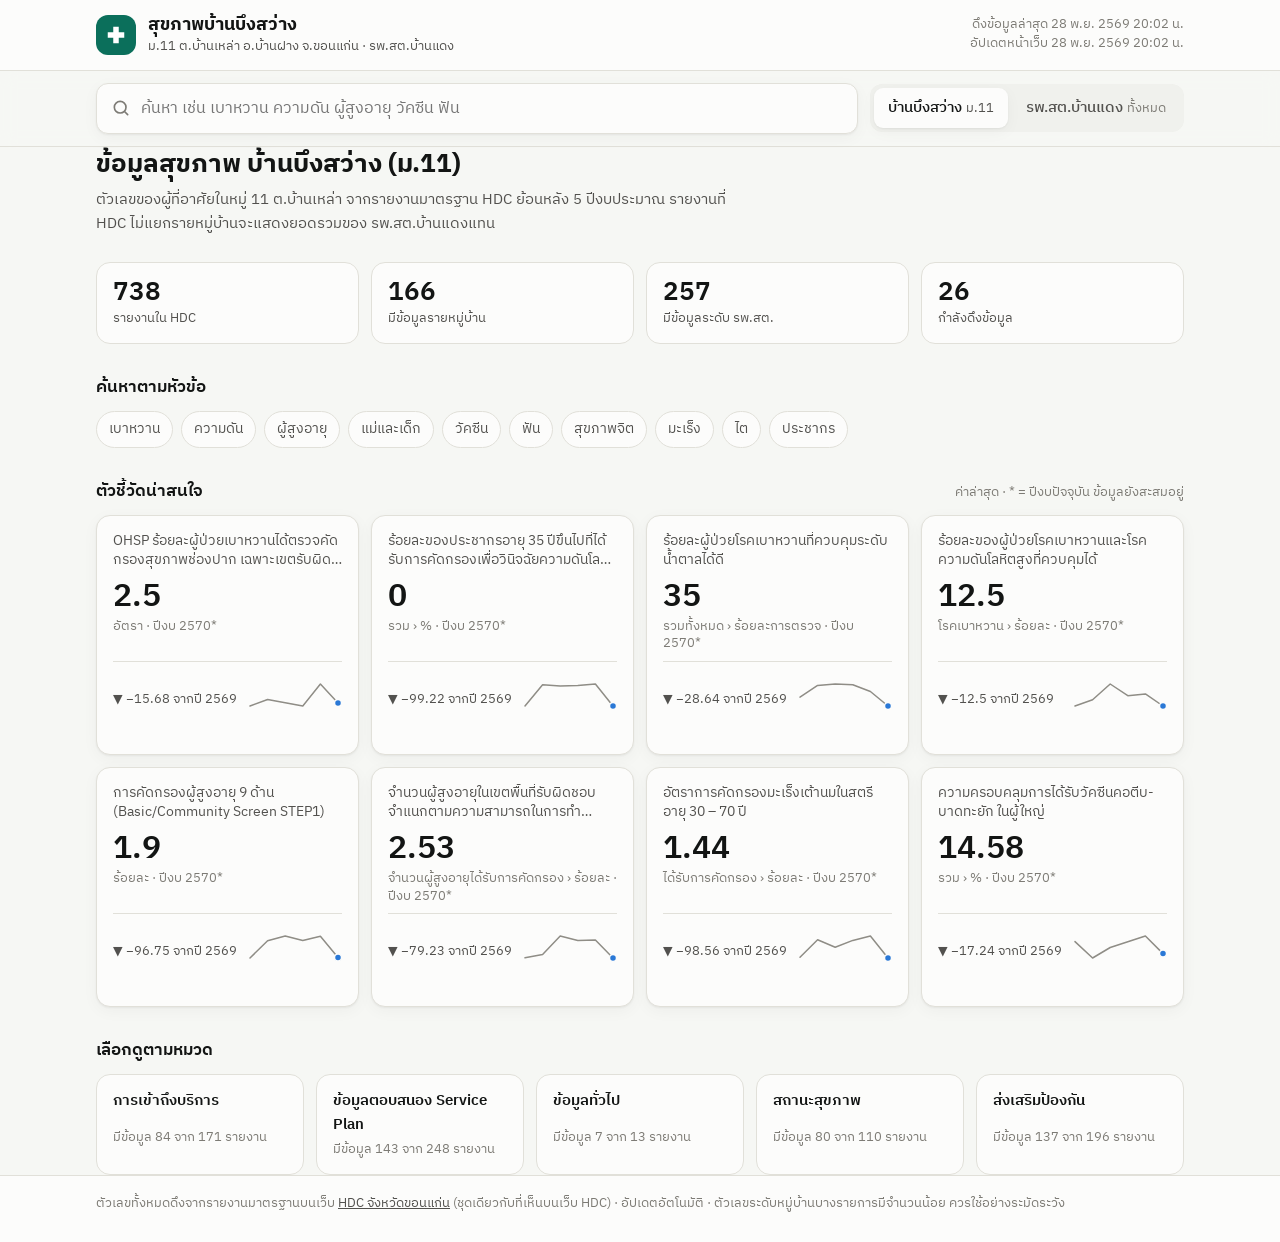
<file: index.html>
<!doctype html>
<html lang="th">
<head>
<meta charset="utf-8">
<meta name="viewport" content="width=device-width, initial-scale=1">
<meta name="robots" content="noindex, nofollow">
<title>สุขภาพบ้านบึงสว่าง</title>
<meta name="description" content="ค้นหาข้อมูลสุขภาพจาก HDC ของบ้านบึงสว่าง หมู่ 11 ต.บ้านเหล่า อ.บ้านฝาง จ.ขอนแก่น และ รพ.สต.บ้านแดง">
<link rel="preconnect" href="https://fonts.googleapis.com">
<link rel="preconnect" href="https://fonts.gstatic.com" crossorigin>
<link href="https://fonts.googleapis.com/css2?family=IBM+Plex+Sans+Thai:wght@400;500;600;700&display=swap" rel="stylesheet">
<link rel="stylesheet" href="style.css">
</head>
<body>
<header class="top">
  <div class="wrap top-inner">
    <a class="brand" href="#">
      <span class="brand-mark" aria-hidden="true">
        <svg viewBox="0 0 24 24" width="22" height="22"><path d="M9 3h6v6h6v6h-6v6H9v-6H3V9h6z" fill="currentColor"/></svg>
      </span>
      <span>
        <span class="brand-name">สุขภาพบ้านบึงสว่าง</span>
        <span class="brand-sub">ม.11 ต.บ้านเหล่า อ.บ้านฝาง จ.ขอนแก่น · รพ.สต.บ้านแดง</span>
      </span>
    </a>
    <div class="top-meta" id="freshness"></div>
  </div>
</header>

<section class="searchbar">
  <div class="wrap searchbar-inner">
    <label class="search" for="q">
      <svg viewBox="0 0 24 24" width="20" height="20" aria-hidden="true"><circle cx="11" cy="11" r="7" fill="none" stroke="currentColor" stroke-width="2"/><path d="m20 20-3.5-3.5" stroke="currentColor" stroke-width="2" stroke-linecap="round"/></svg>
      <input id="q" type="search" autocomplete="off" placeholder="ค้นหา เช่น เบาหวาน ความดัน ผู้สูงอายุ วัคซีน ฟัน" aria-label="ค้นหารายงาน">
    </label>
    <div class="seg" role="radiogroup" aria-label="พื้นที่">
      <button type="button" role="radio" data-area="v">บ้านบึงสว่าง <small>ม.11</small></button>
      <button type="button" role="radio" data-area="f">รพ.สต.บ้านแดง <small>ทั้งหมด</small></button>
    </div>
  </div>
</section>

<main class="wrap" id="app" tabindex="-1"></main>

<footer class="foot">
  <div class="wrap">
    ตัวเลขทั้งหมดดึงจากรายงานมาตรฐานบนเว็บ <a href="https://hdc.moph.go.th/kkn/public/main" target="_blank" rel="noopener">HDC จังหวัดขอนแก่น</a>
    (ชุดเดียวกับที่เห็นบนเว็บ HDC) · อัปเดตอัตโนมัติ · ตัวเลขระดับหมู่บ้านบางรายการมีจำนวนน้อย ควรใช้อย่างระมัดระวัง
  </div>
</footer>

<div class="tooltip" id="tip" role="status" hidden></div>
<script src="data.js"></script>
<script src="app.js"></script>
</body>
</html>
</file>
<file: style.css>
:root {
  color-scheme: light;
  --page: #f6f7f4;
  --surface: #fcfcfb;
  --surface-2: #f0f1ed;
  --ink: #131514;
  --ink-2: #52514e;
  --muted: #7d7b75;
  --line: #e1e0d9;
  --axis: #c3c2b7;
  --accent: #0b6f5b;
  --accent-ink: #ffffff;
  --accent-soft: #e2f1ec;
  --series-1: #2a78d6;
  --bench-1: #52514e;
  --bench-2: #8f8d86;
  --bench-3: #c3c2b7;
  --warn-soft: #fdf3dc;
  --warn-ink: #7a5300;
  --ring: rgba(11, 111, 91, .35);
  --shadow: 0 1px 2px rgba(20, 20, 18, .05), 0 4px 16px rgba(20, 20, 18, .04);
  --radius: 14px;
  --font: "IBM Plex Sans Thai", system-ui, -apple-system, "Sukhumvit Set", "Thonburi", "Segoe UI", sans-serif;
}
@media (prefers-color-scheme: dark) {
  :root:not([data-theme="light"]) {
    color-scheme: dark;
    --page: #0f0f0e;
    --surface: #1a1a19;
    --surface-2: #232321;
    --ink: #f4f4f1;
    --ink-2: #c3c2b7;
    --muted: #92908a;
    --line: #2c2c2a;
    --axis: #3d3d3a;
    --accent: #3fbf9c;
    --accent-ink: #06231c;
    --accent-soft: #15302a;
    --series-1: #3987e5;
    --bench-1: #c3c2b7;
    --bench-2: #898781;
    --bench-3: #57564f;
    --warn-soft: #33290f;
    --warn-ink: #f2c865;
    --ring: rgba(63, 191, 156, .45);
    --shadow: none;
  }
}
:root[data-theme="dark"] {
  color-scheme: dark;
  --page: #0f0f0e; --surface: #1a1a19; --surface-2: #232321; --ink: #f4f4f1; --ink-2: #c3c2b7;
  --muted: #92908a; --line: #2c2c2a; --axis: #3d3d3a; --accent: #3fbf9c; --accent-ink: #06231c;
  --accent-soft: #15302a; --series-1: #3987e5; --bench-1: #c3c2b7; --bench-2: #898781; --bench-3: #57564f;
  --warn-soft: #33290f; --warn-ink: #f2c865; --ring: rgba(63, 191, 156, .45); --shadow: none;
}

* { box-sizing: border-box; }
html { -webkit-text-size-adjust: 100%; }
body {
  margin: 0; background: var(--page); color: var(--ink);
  font: 15px/1.6 var(--font);
}
a { color: inherit; }
button, input, select { font: inherit; color: inherit; }
:focus-visible { outline: 3px solid var(--ring); outline-offset: 2px; border-radius: 6px; }
.wrap { max-width: 1120px; margin: 0 auto; padding: 0 16px; }
.num { font-variant-numeric: tabular-nums; }

/* ---------- header ---------- */
.top { background: var(--surface); border-bottom: 1px solid var(--line); }
.top-inner { display: flex; align-items: center; justify-content: space-between; gap: 16px; padding-top: 14px; padding-bottom: 14px; }
.brand { display: flex; align-items: center; gap: 12px; text-decoration: none; min-width: 0; }
.brand-mark { width: 40px; height: 40px; border-radius: 12px; display: grid; place-items: center; background: var(--accent); color: var(--accent-ink); flex: none; }
.brand-name { display: block; font-weight: 700; font-size: 18px; line-height: 1.3; }
.brand-sub { display: block; color: var(--ink-2); font-size: 13px; line-height: 1.4; }
.top-meta { color: var(--muted); font-size: 12.5px; text-align: right; line-height: 1.5; flex: none; }
@media (max-width: 640px) { .top-meta { display: none; } }

/* ---------- search bar ---------- */
.searchbar { position: sticky; top: 0; z-index: 20; background: color-mix(in srgb, var(--page) 88%, transparent); backdrop-filter: blur(8px); border-bottom: 1px solid var(--line); }
.searchbar-inner { display: flex; gap: 12px; align-items: center; padding-top: 12px; padding-bottom: 12px; flex-wrap: wrap; }
.search { flex: 1 1 300px; min-width: 0; display: flex; align-items: center; gap: 10px; background: var(--surface); border: 1px solid var(--line); border-radius: 12px; padding: 0 14px; color: var(--muted); box-shadow: var(--shadow); }
.search:focus-within { border-color: var(--accent); box-shadow: 0 0 0 3px var(--ring); }
.search input { flex: 1; min-width: 0; border: 0; background: transparent; outline: 0; padding: 12px 0; font-size: 16px; color: var(--ink); }
.seg { display: inline-flex; background: var(--surface-2); border-radius: 12px; padding: 4px; gap: 4px; flex: none; }
.seg button { border: 0; background: transparent; padding: 8px 14px; border-radius: 9px; cursor: pointer; color: var(--ink-2); font-weight: 500; white-space: nowrap; }
.seg button small { color: var(--muted); font-weight: 400; }
.seg button[aria-checked="true"] { background: var(--surface); color: var(--ink); box-shadow: var(--shadow); }
.seg button[aria-checked="true"] small { color: var(--ink-2); }
@media (max-width: 640px) { .seg { width: 100%; } .seg button { flex: 1; padding: 8px 6px; } }

main { padding-top: 28px; overflow-wrap: anywhere; padding-bottom: 48px; outline: none; }
h1, h2, h3 { line-height: 1.35; margin: 0; }
h2.section { font-size: 17px; font-weight: 600; margin: 32px 0 12px; display: flex; align-items: baseline; justify-content: space-between; gap: 12px; }
h2.section small { color: var(--muted); font-weight: 400; font-size: 13px; }

/* ---------- chips ---------- */
.chips { display: flex; flex-wrap: wrap; gap: 8px; }
.chip { border: 1px solid var(--line); background: var(--surface); padding: 6px 12px; border-radius: 999px; cursor: pointer; font-size: 14px; color: var(--ink-2); text-decoration: none; }
.chip:hover { border-color: var(--axis); color: var(--ink); }
.chip[aria-pressed="true"] { background: var(--accent); border-color: var(--accent); color: var(--accent-ink); }
.chip .count { color: var(--muted); margin-left: 4px; }
.chip[aria-pressed="true"] .count { color: inherit; opacity: .8; }

/* ---------- home ---------- */
.hello { display: grid; gap: 6px; }
.hello h1 { font-size: 26px; font-weight: 700; }
.hello p { margin: 0; color: var(--ink-2); max-width: 70ch; }
.summary { display: grid; grid-template-columns: repeat(4, 1fr); gap: 12px; margin-top: 20px; }
.summary .cell { background: var(--surface); border: 1px solid var(--line); border-radius: var(--radius); padding: 14px 16px; }
.summary .v { font-size: 26px; font-weight: 600; line-height: 1.2; }
.summary .k { color: var(--ink-2); font-size: 13px; }
@media (max-width: 760px) { .summary { grid-template-columns: repeat(2, 1fr); } }

.tiles { display: grid; grid-template-columns: repeat(auto-fill, minmax(240px, 1fr)); gap: 12px; }
.tile { display: grid; grid-template-rows: auto 1fr auto; gap: 8px; background: var(--surface); border: 1px solid var(--line); border-radius: var(--radius); padding: 16px; text-decoration: none; box-shadow: var(--shadow); transition: border-color .15s; min-height: 170px; }
.tile:hover { border-color: var(--accent); }
.tile .t { font-size: 13.5px; color: var(--ink-2); line-height: 1.45; display: -webkit-box; -webkit-line-clamp: 2; -webkit-box-orient: vertical; overflow: hidden; }
.tile .val { font-size: 32px; font-weight: 600; line-height: 1.1; }
.tile .unit { font-size: 12.5px; color: var(--muted); display: block; margin-top: 4px; line-height: 1.4; }
.tile .foot { display: flex; justify-content: space-between; align-items: end; gap: 8px; font-size: 12.5px; color: var(--muted); }
.delta { font-size: 12.5px; color: var(--ink-2); white-space: nowrap; }

.cats { display: grid; grid-template-columns: repeat(auto-fill, minmax(200px, 1fr)); gap: 12px; }
.cat { background: var(--surface); border: 1px solid var(--line); border-radius: var(--radius); padding: 14px 16px; text-decoration: none; display: grid; gap: 2px; }
.cat:hover { border-color: var(--accent); }
.cat b { font-weight: 600; }
.cat span { color: var(--muted); font-size: 13px; }

/* ---------- results ---------- */
.filters { display: flex; flex-wrap: wrap; gap: 8px 16px; align-items: center; justify-content: space-between; margin-bottom: 14px; }
.toggle { display: inline-flex; gap: 8px; align-items: center; color: var(--ink-2); font-size: 14px; cursor: pointer; user-select: none; }
.toggle input { accent-color: var(--accent); width: 16px; height: 16px; }
.count-line { color: var(--ink-2); font-size: 14px; margin: 0 0 10px; }
.list { display: grid; gap: 8px; }
.row { display: grid; grid-template-columns: 1fr auto; gap: 16px; align-items: center; background: var(--surface); border: 1px solid var(--line); border-radius: 12px; padding: 12px 16px; text-decoration: none; }
.row:hover { border-color: var(--accent); }
.row .t { font-weight: 500; line-height: 1.45; }
.row .path { color: var(--muted); font-size: 12.5px; margin-top: 2px; }
.row > * { min-width: 0; }
.row .right { display: flex; align-items: center; gap: 14px; text-align: right; }
.row .latest { font-size: 18px; font-weight: 600; line-height: 1.2; }
.row .latest small { display: block; font-size: 11.5px; font-weight: 400; color: var(--muted); }
.row.dim { opacity: .62; }
mark { background: var(--accent-soft); color: inherit; border-radius: 3px; padding: 0 1px; }
@media (max-width: 640px) {
  .row { grid-template-columns: 1fr; gap: 8px; }
  .row .right { justify-content: space-between; text-align: left; flex-wrap: wrap; gap: 8px 12px; }
  .row .right svg { display: none; }
}
.badge { display: inline-flex; align-items: center; gap: 5px; font-size: 12px; padding: 2px 9px; border-radius: 999px; border: 1px solid var(--line); color: var(--ink-2); white-space: nowrap; background: var(--surface); }
.badge::before { content: ""; width: 7px; height: 7px; border-radius: 50%; background: var(--bench-3); }
.badge.village { border-color: color-mix(in srgb, var(--accent) 40%, transparent); color: var(--accent); }
.badge.village::before { background: var(--accent); }
.badge.facility::before { background: var(--bench-2); }
.badge.group::before { background: var(--series-1); }
.empty { text-align: center; color: var(--ink-2); padding: 48px 16px; background: var(--surface); border: 1px dashed var(--line); border-radius: var(--radius); }
.more { display: block; margin: 12px auto 0; }

.btn { display: inline-flex; align-items: center; gap: 6px; border: 1px solid var(--line); background: var(--surface); padding: 7px 14px; border-radius: 10px; cursor: pointer; font-size: 14px; text-decoration: none; color: var(--ink); }
.btn:hover { border-color: var(--axis); }
.btn.primary { background: var(--accent); border-color: var(--accent); color: var(--accent-ink); }

/* ---------- detail ---------- */
.back { display: inline-flex; align-items: center; gap: 6px; color: var(--ink-2); text-decoration: none; font-size: 14px; margin-bottom: 14px; }
.back:hover { color: var(--ink); }
.d-head { display: grid; gap: 8px; }
.d-head h1 { font-size: 24px; font-weight: 700; }
.d-head .path { color: var(--muted); font-size: 13px; }
.d-head .meta { display: flex; flex-wrap: wrap; gap: 8px; align-items: center; }
.note { background: var(--warn-soft); color: var(--warn-ink); border-radius: 12px; padding: 10px 14px; font-size: 14px; margin-top: 16px; }
.panel { background: var(--surface); border: 1px solid var(--line); border-radius: var(--radius); padding: 18px; margin-top: 16px; box-shadow: var(--shadow); }
.panel h3 { font-size: 15.5px; font-weight: 600; margin-bottom: 4px; }
.panel .sub { color: var(--muted); font-size: 13px; margin: 0 0 12px; }
.controls { display: flex; flex-wrap: wrap; gap: 12px; align-items: end; margin-top: 20px; }
.field { display: grid; gap: 4px; font-size: 13px; color: var(--ink-2); flex: 1 1 320px; }
.field.narrow { flex: 0 0 auto; }
select { background: var(--surface); border: 1px solid var(--line); border-radius: 10px; padding: 9px 12px; font-size: 15px; width: 100%; }
.stats { display: grid; grid-template-columns: repeat(4, 1fr); gap: 12px; margin-top: 16px; }
.stat { background: var(--surface); border: 1px solid var(--line); border-radius: var(--radius); padding: 14px 16px; }
.stat .k { font-size: 13px; color: var(--ink-2); }
.stat .v { font-size: 28px; font-weight: 600; line-height: 1.2; margin-top: 4px; }
.stat .s { font-size: 12.5px; color: var(--muted); margin-top: 2px; }
.stat.hero .v { font-size: 34px; }
@media (max-width: 760px) { .stats { grid-template-columns: repeat(2, 1fr); } }
.grid2 { display: grid; grid-template-columns: 3fr 2fr; gap: 16px; }
.grid2 > .panel { min-width: 0; }
@media (max-width: 900px) { .grid2 { grid-template-columns: 1fr; } }

.legend { display: flex; flex-wrap: wrap; gap: 6px 16px; font-size: 13px; color: var(--ink-2); margin-bottom: 8px; }
.legend span { display: inline-flex; align-items: center; gap: 6px; }
.legend i { width: 16px; height: 2px; border-radius: 2px; display: inline-block; }
.legend i.dot { width: 8px; height: 8px; border-radius: 50%; }
.chart { position: relative; width: 100%; }
.chart svg { display: block; width: 100%; height: auto; overflow: visible; }
.chart text { fill: var(--muted); font-size: 12px; font-family: var(--font); }
.chart .end-label { fill: var(--ink-2); font-size: 12px; }
.chart:focus-visible { outline: 3px solid var(--ring); }

.bars { display: grid; gap: 6px; }
.bar-row { display: grid; grid-template-columns: minmax(96px, 180px) 1fr; gap: 10px; align-items: center; font-size: 13.5px; border-radius: 8px; padding: 2px 4px; }
.bar-row:hover { background: var(--surface-2); }
.bar-row .lbl { color: var(--ink-2); white-space: nowrap; overflow: hidden; text-overflow: ellipsis; }
.bar-row.me .lbl { color: var(--ink); font-weight: 600; }
.bar-track { display: flex; align-items: center; gap: 8px; min-width: 0; }
.bar { height: 18px; border-radius: 0 4px 4px 0; background: var(--bench-3); min-width: 2px; flex: none; }
.bar-row.me .bar, .bar-row.solo .bar { background: var(--series-1); }
.bar-row.solo .bar-val { color: var(--ink); }
.bar-val { color: var(--ink-2); font-size: 12.5px; white-space: nowrap; }
.bar-row.me .bar-val { color: var(--ink); font-weight: 600; }

.table-wrap { overflow-x: auto; border: 1px solid var(--line); border-radius: 12px; }
table { border-collapse: collapse; width: 100%; font-size: 13.5px; background: var(--surface); }
th, td { padding: 8px 12px; border-bottom: 1px solid var(--line); text-align: right; white-space: nowrap; }
th:first-child, td:first-child { text-align: left; white-space: normal; min-width: 220px; position: sticky; left: 0; background: inherit; }
thead th { background: var(--surface-2); color: var(--ink-2); font-weight: 500; font-size: 12.5px; position: sticky; top: 0; }
tbody tr { background: var(--surface); cursor: pointer; }
tbody tr:hover { background: var(--surface-2); }
tbody tr.sel { background: var(--accent-soft); }
tbody tr:last-child td { border-bottom: 0; }
td.na { color: var(--muted); }
th.bench, td.bench { color: var(--ink-2); background: color-mix(in srgb, var(--surface-2) 45%, transparent); }
.kind { font-size: 11px; color: var(--muted); margin-left: 6px; }

details.def { margin-top: 16px; }
details.def summary { cursor: pointer; color: var(--ink-2); font-size: 14px; }
details.def pre { white-space: pre-wrap; font: 13.5px/1.7 var(--font); color: var(--ink-2); background: var(--surface); border: 1px solid var(--line); border-radius: 12px; padding: 14px; margin: 10px 0 0; }
.actions { display: flex; flex-wrap: wrap; gap: 8px; margin-top: 16px; }
.fine { color: var(--muted); font-size: 12.5px; margin-top: 10px; }

.tooltip { position: fixed; z-index: 50; pointer-events: none; background: var(--surface); color: var(--ink); border: 1px solid var(--line); border-radius: 10px; box-shadow: 0 6px 24px rgba(0,0,0,.14); padding: 8px 12px; font-size: 13px; min-width: 150px; }
.tooltip .h { color: var(--muted); font-size: 12px; margin-bottom: 4px; }
.tooltip .r { display: flex; align-items: center; gap: 8px; justify-content: space-between; }
.tooltip .r b { font-weight: 600; font-variant-numeric: tabular-nums; }
.tooltip .r span { display: inline-flex; align-items: center; gap: 6px; color: var(--ink-2); }
.tooltip .r i { width: 12px; height: 2px; display: inline-block; border-radius: 2px; }

.foot { border-top: 1px solid var(--line); color: var(--muted); font-size: 12.5px; padding: 18px 0 28px; background: var(--surface); }
.foot a { color: var(--ink-2); }
</file>
